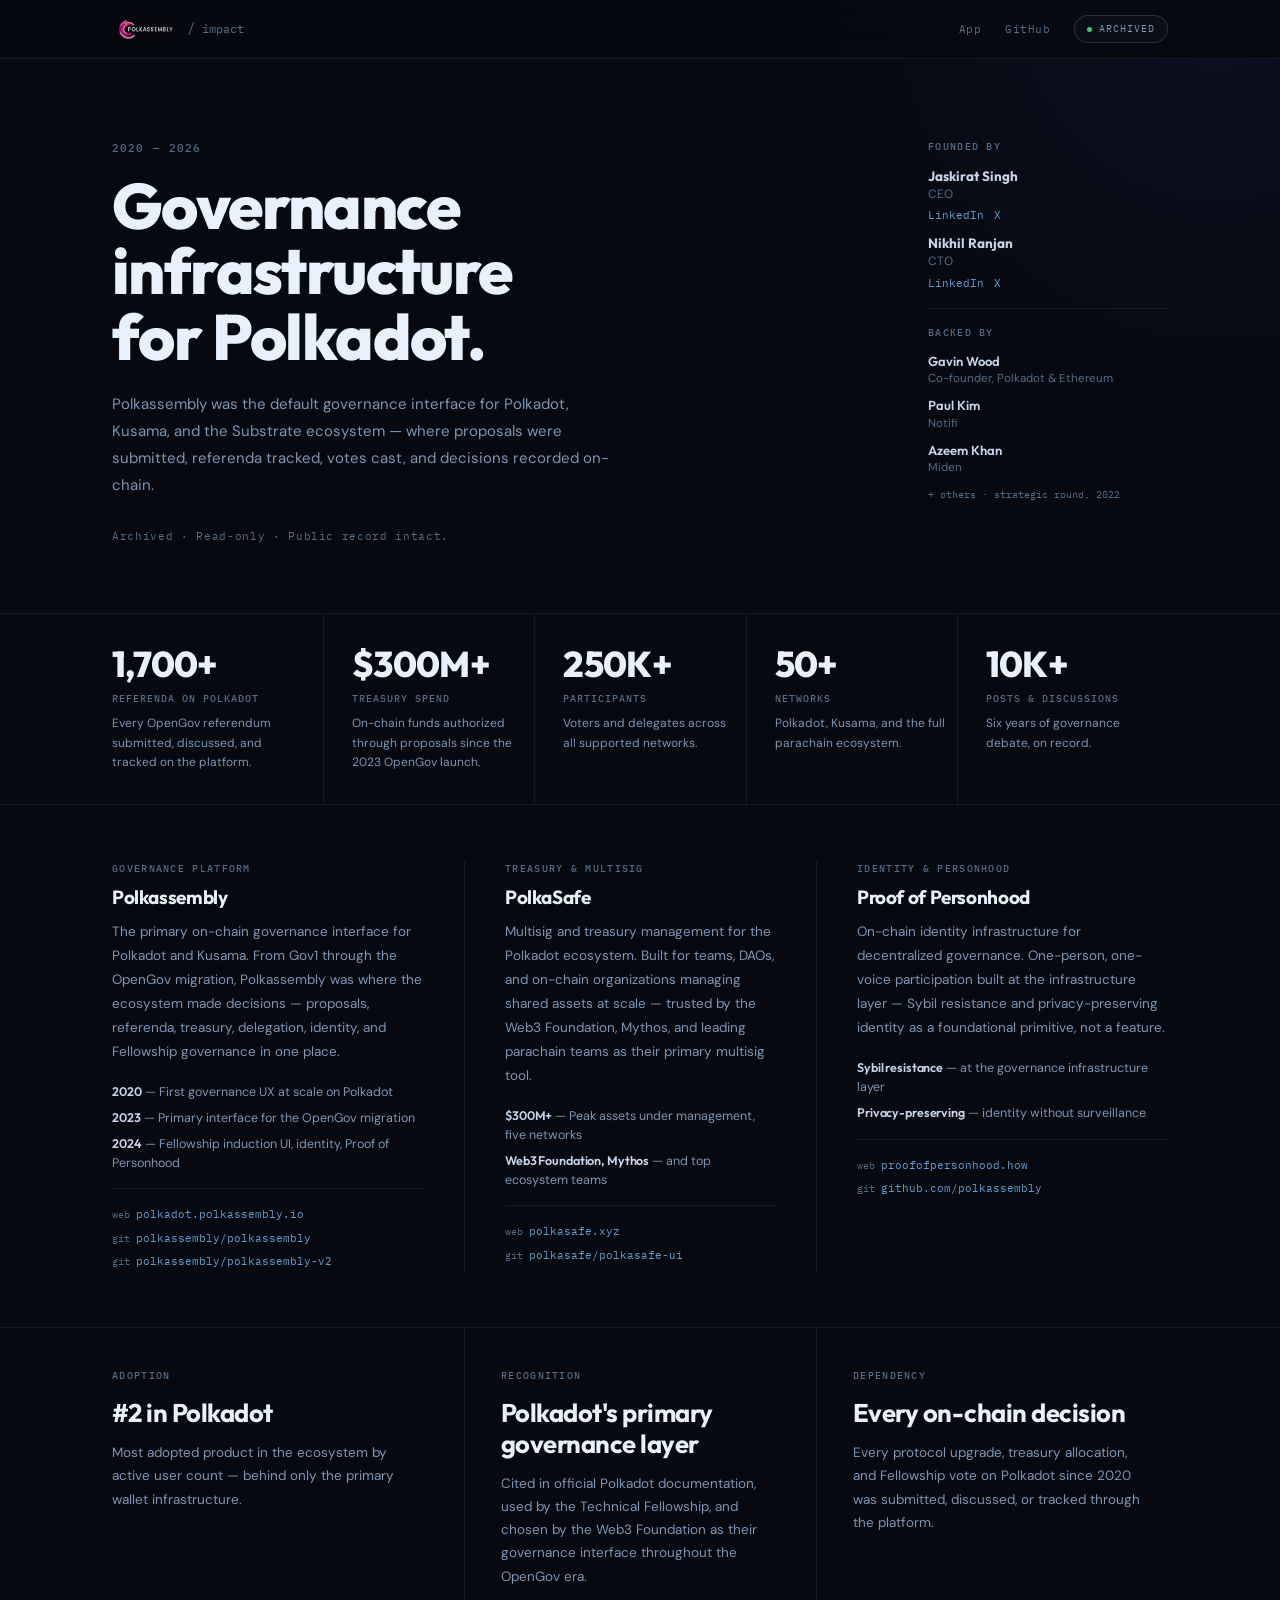
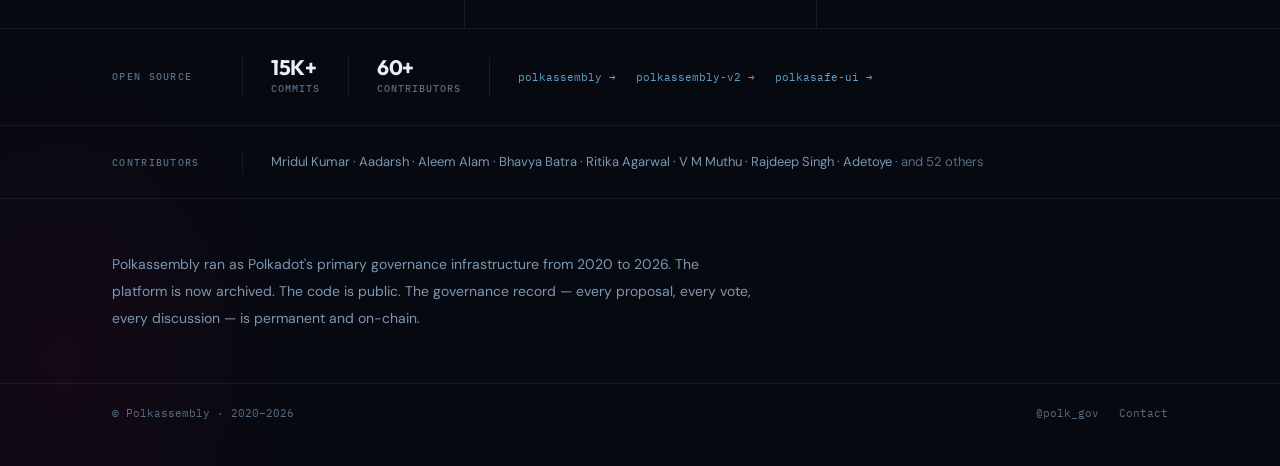
<file: index.html>
<!DOCTYPE html>
<html lang="en">
<head>
<meta charset="UTF-8">
<meta name="viewport" content="width=device-width, initial-scale=1.0">
<title>Polkassembly · Governance Infrastructure, 2020–2026</title>
<meta name="description" content="The on-chain governance platform for Polkadot and Kusama. 1,700+ referenda. $300M+ in treasury decisions. Built and archived by the team behind PolkaSafe. Backed by Gavin Wood.">
<meta name="robots" content="index, follow">
<meta name="theme-color" content="#070910">
<meta name="apple-mobile-web-app-title" content="Polkassembly">
<link rel="canonical" href="https://polkassembly.io/impact">
<meta property="og:site_name" content="Polkassembly">
<meta property="og:title" content="Polkassembly — Governance Infrastructure">
<meta property="og:description" content="The on-chain governance platform for Polkadot and Kusama. 1,700+ referenda. $300M+ in treasury decisions. Archived 2026.">
<meta property="og:type" content="website">
<meta property="og:url" content="https://polkassembly.io/impact">
<meta property="og:image" content="https://polkassembly.io/og-impact.png">
<meta property="og:image:width" content="1200">
<meta property="og:image:height" content="630">
<meta property="og:locale" content="en_US">
<meta name="twitter:card" content="summary_large_image">
<meta name="twitter:site" content="@polk_gov">
<meta name="twitter:title" content="Polkassembly — Governance Infrastructure">
<meta name="twitter:description" content="The on-chain governance platform for Polkadot and Kusama. 1,700+ referenda. $300M+ in treasury decisions. Archived 2026.">
<meta name="twitter:image" content="https://polkassembly.io/og-impact.png">
<script type="application/ld+json">{"@context":"https://schema.org","@type":"Organization","name":"Polkassembly","url":"https://polkassembly.io","foundingDate":"2020","dissolutionDate":"2026","description":"Primary on-chain governance interface for Polkadot, Kusama, and 50+ networks (2020–2026). 1,700+ referenda, $300M+ treasury decisions, 250,000+ participants. #2 most adopted product in Polkadot. Built PolkaSafe ($300M+ AUM, Web3 Foundation and Mythos) and Proof of Personhood. Backed by Gavin Wood, Paul Kim (Notifi), Azeem Khan (Miden). Founded by Jaskirat Singh (CEO) and Nikhil Ranjan (CTO).","founders":[{"@type":"Person","name":"Jaskirat Singh","jobTitle":"CEO","sameAs":["https://www.linkedin.com/in/jaskirat21/","https://x.com/jas_jaski"]},{"@type":"Person","name":"Nikhil Ranjan","jobTitle":"CTO","sameAs":["https://www.linkedin.com/in/niklabh/","https://x.com/niklabh"]}],"funder":[{"@type":"Person","name":"Gavin Wood","description":"Co-founder of Polkadot and Ethereum"},{"@type":"Person","name":"Paul Kim","description":"Notifi"},{"@type":"Person","name":"Azeem Khan","description":"Miden"}],"sameAs":["https://github.com/polkassembly","https://polkadot.polkassembly.io","https://polkasafe.xyz","https://proofofpersonhood.how"]}</script>
<link rel="preconnect" href="https://fonts.googleapis.com">
<link rel="preconnect" href="https://fonts.gstatic.com" crossorigin>
<link href="https://fonts.googleapis.com/css2?family=Outfit:wght@400;500;600;700;800&family=IBM+Plex+Mono:wght@400;500&family=DM+Sans:opsz,wght@9..40,400;9..40,500&display=swap" rel="stylesheet">
<style>
:root{--bg:#070910;--ln:rgba(255,255,255,.072);--lh:rgba(255,255,255,.13);--tx:#c8d5e8;--sf:#7d96b2;--mu:#566d84;--br:#e8f0fb;--gn:#3ecb7e;--bl:#609fcd;--fd:'Outfit',system-ui,sans-serif;--fm:'IBM Plex Mono',monospace;--fb:'DM Sans',system-ui,sans-serif;--eo:cubic-bezier(.16,1,.3,1);--max:1120px}
*,*::before,*::after{box-sizing:border-box;margin:0;padding:0}
html{font-size:16px;scroll-behavior:smooth}
body{background:radial-gradient(ellipse 55% 40% at 95% -2%,rgba(46,76,160,.12),transparent 58%),radial-gradient(ellipse 35% 28% at 5% 95%,rgba(230,0,122,.06),transparent 52%),var(--bg);color:var(--tx);font-family:var(--fb);line-height:1.65;-webkit-font-smoothing:antialiased;-moz-osx-font-smoothing:grayscale}
a{color:inherit;text-decoration:none}
.wrap{max-width:var(--max);margin:0 auto;padding:0 32px}

@keyframes hUp{from{opacity:0;transform:translateY(14px)}to{opacity:1;transform:none}}
html.js .reveal{opacity:0;transform:translateY(10px);transition:opacity .6s var(--eo),transform .6s var(--eo)}
html.js .reveal.in{opacity:1;transform:none}
html.js .sg>*{opacity:0;transform:translateY(8px);transition:opacity .5s var(--eo),transform .5s var(--eo)}
html.js .sg.in>*:nth-child(1){opacity:1;transform:none;transition-delay:0s}
html.js .sg.in>*:nth-child(2){opacity:1;transform:none;transition-delay:.07s}
html.js .sg.in>*:nth-child(3){opacity:1;transform:none;transition-delay:.14s}
html.js .sg.in>*:nth-child(4){opacity:1;transform:none;transition-delay:.21s}
html.js .sg.in>*:nth-child(5){opacity:1;transform:none;transition-delay:.28s}
.hc1{animation:hUp .7s var(--eo) .04s both}
.hc2{animation:hUp .7s var(--eo) .18s both}

nav{position:sticky;top:0;z-index:50;border-bottom:1px solid var(--ln);background:rgba(7,9,16,.9);backdrop-filter:blur(16px);-webkit-backdrop-filter:blur(16px)}
.ni{display:flex;align-items:center;justify-content:space-between;height:58px}
.nb{display:flex;align-items:center}
.nl{height:28px;width:auto;max-width:160px;display:block;mix-blend-mode:screen;opacity:.92;transition:opacity .2s ease}
.nl:hover{opacity:1}
.nf{font-family:var(--fd);font-weight:700;font-size:15px;color:var(--br);display:none}
.ns{font-family:var(--fm);font-size:14px;color:var(--mu);margin:0 7px}
.np{font-family:var(--fm);font-size:12px;color:var(--mu)}
.nr{display:flex;align-items:center;gap:24px}
.na{font-family:var(--fm);font-size:11px;color:var(--mu);letter-spacing:.04em;transition:color .18s}
.na:hover{color:var(--sf)}
.pill{display:inline-flex;align-items:center;gap:7px;padding:5px 12px;border:1px solid var(--lh);border-radius:999px;font-family:var(--fm);font-size:10px;letter-spacing:.1em;color:var(--sf);background:rgba(255,255,255,.025)}
.dot{width:5px;height:5px;border-radius:50%;background:var(--gn);flex-shrink:0}

.hero{padding:80px 0 68px;border-bottom:1px solid var(--ln)}
.hg{display:grid;grid-template-columns:1fr 240px;gap:64px;align-items:start}
.ey{font-family:var(--fm);font-size:11px;font-weight:500;letter-spacing:.1em;text-transform:uppercase;color:var(--mu);margin-bottom:16px}
h1{font-family:var(--fd);font-size:clamp(40px,5.4vw,64px);font-weight:800;line-height:1.02;letter-spacing:-.025em;color:var(--br);margin-bottom:22px}
.hb{font-size:15px;color:var(--sf);line-height:1.8;max-width:500px}
.hs{margin-top:28px;font-family:var(--fm);font-size:11px;color:var(--mu);letter-spacing:.06em}
.ha{display:flex;flex-direction:column}
.ab{padding:16px 0;border-top:1px solid var(--ln)}
.ab:first-child{border-top:none;padding-top:0}
.lb{font-family:var(--fm);font-size:10px;font-weight:500;text-transform:uppercase;letter-spacing:.13em;color:var(--mu);margin-bottom:12px}
.pe{margin-bottom:10px}
.pe:last-child{margin-bottom:0}
.pn{font-family:var(--fd);font-weight:700;font-size:13.5px;color:var(--tx);line-height:1.2}
.pr{font-size:12px;color:var(--mu);margin-top:1px}
.pl{display:flex;gap:10px;margin-top:3px}
.pk{font-family:var(--fm);font-size:10.5px;color:var(--bl);transition:color .15s}
.pk:hover{color:var(--br)}
.bk{margin-bottom:9px}
.bk:last-child{margin-bottom:0}
.bn{font-family:var(--fd);font-weight:600;font-size:13px;color:var(--tx);line-height:1.2}
.bo{font-size:11.5px;color:var(--mu);margin-top:1px}
.af{font-family:var(--fm);font-size:10px;color:var(--mu);margin-top:8px}

.metrics{border-bottom:1px solid var(--ln)}
.mg{display:grid;grid-template-columns:repeat(5,1fr)}
.mt{padding:32px 0}
.mt+.mt{padding-left:28px;border-left:1px solid var(--ln)}
.mn{font-family:var(--fd);font-size:clamp(26px,2.8vw,40px);font-weight:800;color:var(--br);letter-spacing:-.02em;line-height:1;margin-bottom:9px}
.mk{font-family:var(--fm);font-size:10px;font-weight:500;text-transform:uppercase;letter-spacing:.1em;color:var(--mu);margin-bottom:7px}
.md{font-size:12px;color:var(--sf);line-height:1.6;max-width:170px}

.products{padding:56px 0;border-bottom:1px solid var(--ln)}
.pg{display:grid;grid-template-columns:repeat(3,1fr)}
.pc{padding-right:40px}
.pc+.pc{padding-left:40px;padding-right:40px;border-left:1px solid var(--ln)}
.pc:last-child{padding-right:0}
.pt{font-family:var(--fm);font-size:10px;font-weight:500;text-transform:uppercase;letter-spacing:.13em;color:var(--mu);margin-bottom:10px}
.ph{font-family:var(--fd);font-weight:700;font-size:19px;letter-spacing:-.02em;color:var(--br);margin-bottom:11px;line-height:1.15}
.pd{font-size:13.5px;color:var(--sf);line-height:1.78;margin-bottom:18px}
.pf{display:flex;flex-direction:column;gap:6px;padding-bottom:16px;margin-bottom:16px;border-bottom:1px solid var(--ln)}
.pfi{font-size:12.5px;color:var(--sf);line-height:1.5}
.pfi strong{font-family:var(--fd);font-weight:600;font-size:12.5px;color:var(--tx);letter-spacing:-.01em}
.plc{display:flex;flex-direction:column;gap:5px}
.pa{font-family:var(--fm);font-size:11px;color:var(--bl);display:inline-flex;align-items:baseline;transition:color .15s}
.pa:hover{color:var(--br)}
.pat{color:var(--mu);margin-right:6px;font-size:10px;transition:color .15s}
.pa:hover .pat{color:var(--sf)}

.standing{border-bottom:1px solid var(--ln)}
.sg2{display:grid;grid-template-columns:repeat(3,1fr)}
.si{padding:40px 36px 40px 0}
.si+.si{padding-left:36px;border-left:1px solid var(--ln)}
.si:last-child{padding-right:0}
.st{font-family:var(--fm);font-size:10px;font-weight:500;text-transform:uppercase;letter-spacing:.13em;color:var(--mu);margin-bottom:14px}
.sf{font-family:var(--fd);font-weight:700;font-size:clamp(18px,2vw,26px);color:var(--br);letter-spacing:-.02em;line-height:1.2;margin-bottom:12px}
.sb{font-size:13.5px;color:var(--sf);line-height:1.72;max-width:300px}

.oss{padding:28px 0;border-bottom:1px solid var(--ln)}
.oi{display:flex;align-items:center}
.rl{font-family:var(--fm);font-size:10px;font-weight:500;text-transform:uppercase;letter-spacing:.13em;color:var(--mu);min-width:130px;flex-shrink:0}
.os{display:flex;border-left:1px solid var(--ln)}
.ost{padding:0 28px;border-right:1px solid var(--ln)}
.on{font-family:var(--fd);font-weight:700;font-size:21px;color:var(--br);letter-spacing:-.02em;line-height:1;margin-bottom:3px}
.ok{font-family:var(--fm);font-size:10px;font-weight:500;text-transform:uppercase;letter-spacing:.1em;color:var(--mu)}
.or{display:flex;gap:20px;padding:0 0 0 28px;align-items:center;flex-wrap:wrap}
.oa{font-family:var(--fm);font-size:11px;color:var(--bl);transition:color .15s}
.oa:hover{color:var(--br)}

.contributors{padding:24px 0;border-bottom:1px solid var(--ln)}
.ci{display:flex;align-items:baseline}
.cn{font-size:13px;color:var(--sf);line-height:1.85;border-left:1px solid var(--ln);padding-left:28px}
.cn a{color:var(--sf);transition:color .15s}
.cn a:hover{color:var(--tx)}
.ct{color:var(--mu)}

.an{padding:52px 0}
.at{font-size:14px;color:var(--sf);line-height:1.9;max-width:640px}

footer{border-top:1px solid var(--ln);padding:20px 0 44px}
.fi{display:flex;align-items:center;justify-content:space-between}
.fc{font-family:var(--fm);font-size:11px;color:var(--mu)}
.fl{display:flex;gap:20px}
.fl a{font-family:var(--fm);font-size:11px;color:var(--mu);transition:color .15s}
.fl a:hover{color:var(--sf)}

@media(max-width:1020px){
.mg{grid-template-columns:repeat(3,1fr)}
.mt:nth-child(4){border-left:none;padding-left:0;border-top:1px solid var(--ln);padding-top:28px}
.mt:nth-child(5){padding-left:28px;border-top:1px solid var(--ln);padding-top:28px}
.pg{grid-template-columns:1fr}
.pc,.pc+.pc{padding:0;border-left:none;border-top:1px solid var(--ln);padding-top:40px;padding-bottom:40px}
.pc:first-child{border-top:none;padding-top:0}
.pc:last-child{padding-bottom:0}
.sg2{grid-template-columns:1fr 1fr}
.si:nth-child(3){grid-column:1/-1;border-left:none;padding-left:0;border-top:1px solid var(--ln);padding-top:32px;padding-bottom:0}}

@media(max-width:860px){
.hero{padding:60px 0 52px}
.hg{grid-template-columns:1fr;gap:40px}
.ha{display:grid;grid-template-columns:1fr 1fr}
.ab{border-top:none;border-left:1px solid var(--ln);padding:0 0 0 22px}
.ab:first-child{border-left:none;padding-left:0}
.oi{flex-wrap:wrap;gap:18px 0}
.or{border-left:none;padding-left:0;padding-top:4px}
.ci{flex-direction:column;gap:10px}
.cn{border-left:none;padding-left:0}}

@media(max-width:640px){
.wrap{padding:0 20px}
.ni{height:54px}
.nl{height:24px;max-width:136px}
.hero{padding:48px 0 44px}
h1{font-size:clamp(36px,9.5vw,52px)}
.ha{grid-template-columns:1fr}
.ab{border-left:none;padding-left:0;border-top:1px solid var(--ln);padding-top:18px}
.ab:first-child{border-top:none;padding-top:0}
.mg{grid-template-columns:1fr 1fr}
.mt{padding:22px 0}
.mt+.mt{padding-left:18px}
.mt:nth-child(3){border-left:none;padding-left:0;border-top:1px solid var(--ln);padding-top:22px}
.mt:nth-child(4){border-left:1px solid var(--ln);padding-left:18px;border-top:1px solid var(--ln);padding-top:22px}
.mt:nth-child(5){grid-column:1/-1;border-left:none;padding-left:0;border-top:1px solid var(--ln);padding-top:22px}
.sg2{grid-template-columns:1fr}
.si,.si+.si{padding:28px 0;border-left:none;border-top:1px solid var(--ln)}
.si:first-child{border-top:none;padding-top:0}
.si:last-child{padding-bottom:0}
.si:nth-child(3){grid-column:1;border-top:1px solid var(--ln)}
.oi{flex-direction:column;align-items:flex-start;gap:14px}
.os{border-left:none;flex-direction:column;gap:12px}
.ost{padding-left:0;border-right:none}
.rl{min-width:auto}
.fi{flex-direction:column;align-items:flex-start;gap:12px}
.nr .pill{display:none}}

@media(max-width:400px){
.mg{grid-template-columns:1fr}
.mt+.mt,.mt:nth-child(4){border-left:none;padding-left:0;border-top:1px solid var(--ln);padding-top:20px}
.mt:nth-child(5){grid-column:1}}
</style>
</head>
<body>

<nav>
<div class="wrap"><div class="ni">
<div class="nb">
<img src="./polkassembly-logo.png" alt="Polkassembly" class="nl" onerror="this.style.display='none';this.nextElementSibling.style.display='block'">
<span class="nf">Polkassembly</span>
<span class="ns">/</span><span class="np">impact</span>
</div>
<div class="nr">
<a href="https://polkadot.polkassembly.io" target="_blank" rel="noopener" class="na">App</a>
<a href="https://github.com/polkassembly" target="_blank" rel="noopener" class="na">GitHub</a>
<div class="pill"><span class="dot"></span>ARCHIVED</div>
</div>
</div></div>
</nav>

<header class="hero">
<div class="wrap"><div class="hg">
<div class="hc1">
<div class="ey">2020 — 2026</div>
<h1>Governance<br>infrastructure<br>for Polkadot.</h1>
<p class="hb">Polkassembly was the default governance interface for Polkadot, Kusama, and the Substrate ecosystem — where proposals were submitted, referenda tracked, votes cast, and decisions recorded on-chain.</p>
<div class="hs">Archived · Read-only · Public record intact.</div>
</div>
<div class="hc2 ha">
<div class="ab">
<div class="lb">Founded by</div>
<div class="pe"><div class="pn">Jaskirat Singh</div><div class="pr">CEO</div><div class="pl"><a href="https://www.linkedin.com/in/jaskirat21/" class="pk" target="_blank" rel="noopener">LinkedIn</a><a href="https://x.com/jas_jaski" class="pk" target="_blank" rel="noopener">X</a></div></div>
<div class="pe"><div class="pn">Nikhil Ranjan</div><div class="pr">CTO</div><div class="pl"><a href="https://www.linkedin.com/in/niklabh/" class="pk" target="_blank" rel="noopener">LinkedIn</a><a href="https://x.com/niklabh" class="pk" target="_blank" rel="noopener">X</a></div></div>
</div>
<div class="ab">
<div class="lb">Backed by</div>
<div class="bk"><div class="bn">Gavin Wood</div><div class="bo">Co-founder, Polkadot &amp; Ethereum</div></div>
<div class="bk"><div class="bn">Paul Kim</div><div class="bo">Notifi</div></div>
<div class="bk"><div class="bn">Azeem Khan</div><div class="bo">Miden</div></div>
<div class="af">+ others · strategic round, 2022</div>
</div>
</div>
</div></div>
</header>

<section class="metrics">
<div class="wrap"><div class="mg sg">
<div class="mt"><div class="mn">1,700+</div><div class="mk">Referenda on Polkadot</div><div class="md">Every OpenGov referendum submitted, discussed, and tracked on the platform.</div></div>
<div class="mt"><div class="mn">$300M+</div><div class="mk">Treasury spend</div><div class="md">On-chain funds authorized through proposals since the 2023 OpenGov launch.</div></div>
<div class="mt"><div class="mn">250K+</div><div class="mk">Participants</div><div class="md">Voters and delegates across all supported networks.</div></div>
<div class="mt"><div class="mn">50+</div><div class="mk">Networks</div><div class="md">Polkadot, Kusama, and the full parachain ecosystem.</div></div>
<div class="mt"><div class="mn">10K+</div><div class="mk">Posts &amp; discussions</div><div class="md">Six years of governance debate, on record.</div></div>
</div></div>
</section>

<section class="products">
<div class="wrap"><div class="pg sg">

<div class="pc">
<div class="pt">Governance platform</div>
<div class="ph">Polkassembly</div>
<p class="pd">The primary on-chain governance interface for Polkadot and Kusama. From Gov1 through the OpenGov migration, Polkassembly was where the ecosystem made decisions — proposals, referenda, treasury, delegation, identity, and Fellowship governance in one place.</p>
<div class="pf">
<div class="pfi"><strong>2020</strong> — First governance UX at scale on Polkadot</div>
<div class="pfi"><strong>2023</strong> — Primary interface for the OpenGov migration</div>
<div class="pfi"><strong>2024</strong> — Fellowship induction UI, identity, Proof of Personhood</div>
</div>
<div class="plc">
<a href="https://polkadot.polkassembly.io" class="pa" target="_blank" rel="noopener"><span class="pat">web</span>polkadot.polkassembly.io</a>
<a href="https://github.com/polkassembly/polkassembly" class="pa" target="_blank" rel="noopener"><span class="pat">git</span>polkassembly/polkassembly</a>
<a href="https://github.com/polkassembly/polkassembly-v2" class="pa" target="_blank" rel="noopener"><span class="pat">git</span>polkassembly/polkassembly-v2</a>
</div>
</div>

<div class="pc">
<div class="pt">Treasury &amp; multisig</div>
<div class="ph">PolkaSafe</div>
<p class="pd">Multisig and treasury management for the Polkadot ecosystem. Built for teams, DAOs, and on-chain organizations managing shared assets at scale — trusted by the Web3 Foundation, Mythos, and leading parachain teams as their primary multisig tool.</p>
<div class="pf">
<div class="pfi"><strong>$300M+</strong> — Peak assets under management, five networks</div>
<div class="pfi"><strong>Web3 Foundation, Mythos</strong> — and top ecosystem teams</div>
</div>
<div class="plc">
<a href="https://polkasafe.xyz" class="pa" target="_blank" rel="noopener"><span class="pat">web</span>polkasafe.xyz</a>
<a href="https://github.com/polkasafe/polkasafe-ui" class="pa" target="_blank" rel="noopener"><span class="pat">git</span>polkasafe/polkasafe-ui</a>
</div>
</div>

<div class="pc">
<div class="pt">Identity &amp; personhood</div>
<div class="ph">Proof of Personhood</div>
<p class="pd">On-chain identity infrastructure for decentralized governance. One-person, one-voice participation built at the infrastructure layer — Sybil resistance and privacy-preserving identity as a foundational primitive, not a feature.</p>
<div class="pf">
<div class="pfi"><strong>Sybil resistance</strong> — at the governance infrastructure layer</div>
<div class="pfi"><strong>Privacy-preserving</strong> — identity without surveillance</div>
</div>
<div class="plc">
<a href="https://proofofpersonhood.how" class="pa" target="_blank" rel="noopener"><span class="pat">web</span>proofofpersonhood.how</a>
<a href="https://github.com/polkassembly" class="pa" target="_blank" rel="noopener"><span class="pat">git</span>github.com/polkassembly</a>
</div>
</div>

</div></div>
</section>

<section class="standing reveal">
<div class="wrap"><div class="sg2">
<div class="si"><div class="st">Adoption</div><div class="sf">#2 in Polkadot</div><p class="sb">Most adopted product in the ecosystem by active user count — behind only the primary wallet infrastructure.</p></div>
<div class="si"><div class="st">Recognition</div><div class="sf">Polkadot's primary governance layer</div><p class="sb">Cited in official Polkadot documentation, used by the Technical Fellowship, and chosen by the Web3 Foundation as their governance interface throughout the OpenGov era.</p></div>
<div class="si"><div class="st">Dependency</div><div class="sf">Every on-chain decision</div><p class="sb">Every protocol upgrade, treasury allocation, and Fellowship vote on Polkadot since 2020 was submitted, discussed, or tracked through the platform.</p></div>
</div></div>
</section>

<section class="oss reveal">
<div class="wrap"><div class="oi">
<div class="rl">Open source</div>
<div class="os">
<div class="ost"><div class="on">15K+</div><div class="ok">Commits</div></div>
<div class="ost"><div class="on">60+</div><div class="ok">Contributors</div></div>
</div>
<div class="or">
<a href="https://github.com/polkassembly/polkassembly" class="oa" target="_blank" rel="noopener">polkassembly →</a>
<a href="https://github.com/polkassembly/polkassembly-v2" class="oa" target="_blank" rel="noopener">polkassembly-v2 →</a>
<a href="https://github.com/polkasafe/polkasafe-ui" class="oa" target="_blank" rel="noopener">polkasafe-ui →</a>
</div>
</div></div>
</section>

<section class="contributors reveal">
<div class="wrap"><div class="ci">
<div class="rl">Contributors</div>
<div class="cn">
<a href="https://github.com/alphainfinitus" target="_blank" rel="noopener">Mridul Kumar</a> ·
<a href="https://github.com/aadarsh012" target="_blank" rel="noopener">Aadarsh</a> ·
<a href="https://github.com/AleemAlam" target="_blank" rel="noopener">Aleem Alam</a> ·
<a href="https://www.linkedin.com/in/bhavyabatra-/" target="_blank" rel="noopener">Bhavya Batra</a> ·
<a href="https://www.linkedin.com/in/ritika786/" target="_blank" rel="noopener">Ritika Agarwal</a> ·
<a href="https://github.com/vmmuthu31" target="_blank" rel="noopener">V M Muthu</a> ·
<a href="https://github.com/rajdeep7Singh" target="_blank" rel="noopener">Rajdeep Singh</a> ·
<a href="https://github.com/adetoye-dev" target="_blank" rel="noopener">Adetoye</a>
<span class="ct"> · and 52 others</span>
</div>
</div></div>
</section>

<section class="an reveal">
<div class="wrap">
<p class="at">Polkassembly ran as Polkadot's primary governance infrastructure from 2020 to 2026. The platform is now archived. The code is public. The governance record — every proposal, every vote, every discussion — is permanent and on-chain.</p>
</div>
</section>

<footer>
<div class="wrap"><div class="fi">
<div class="fc">© Polkassembly · 2020–2026</div>
<div class="fl">
<a href="https://twitter.com/polk_gov" target="_blank" rel="noopener">@polk_gov</a>
<a href="mailto:hello@polkassembly.io">Contact</a>
</div>
</div></div>
</footer>

<script>
(function(){
document.documentElement.classList.add('js');
var els=document.querySelectorAll('.reveal,.sg');
if(!els.length)return;
function inView(el){var r=el.getBoundingClientRect();return r.top<window.innerHeight-40;}
if(!('IntersectionObserver' in window)){els.forEach(function(el){el.classList.add('in');});return;}
var io=new IntersectionObserver(function(entries){
entries.forEach(function(e){if(e.isIntersecting){e.target.classList.add('in');io.unobserve(e.target);}});
},{threshold:0.08,rootMargin:'0px 0px -30px 0px'});
els.forEach(function(el){if(inView(el)){el.classList.add('in');}else{io.observe(el);}});
})();
</script>
</body>
</html>
</file>
